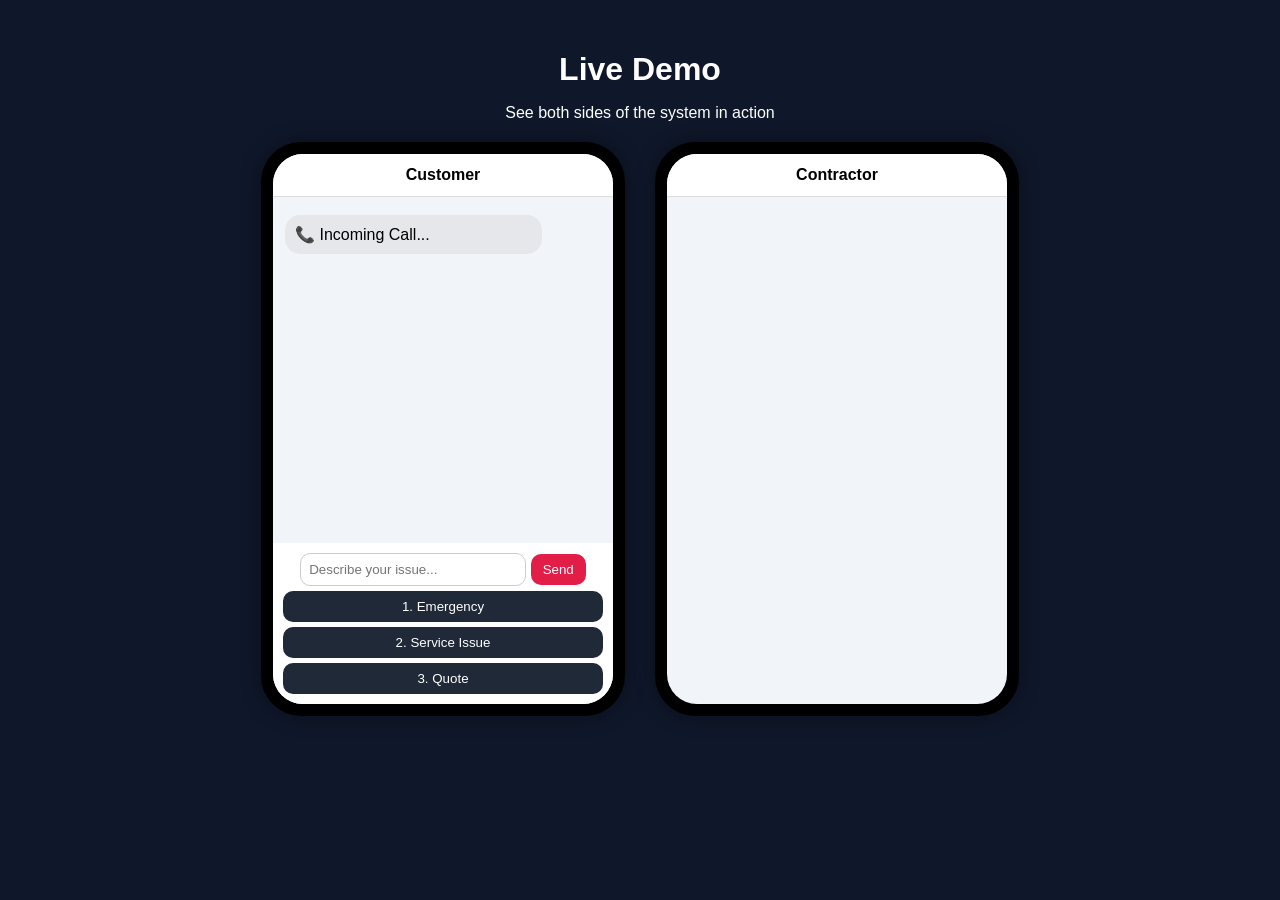
<file: demo.html>
<!DOCTYPE html>
<html>
<head>
  <title>Show Runner Demo | Code 3 Leads</title>
  <meta name="viewport" content="width=device-width, initial-scale=1.0">

  <style>
    body {
      margin: 0;
      padding: 30px 15px;
      font-family: -apple-system, BlinkMacSystemFont, sans-serif;
      background: #0f172a;
      color: white;
      text-align: center;
    }

    h1 {
      margin-bottom: 5px;
    }

    .container {
      display: flex;
      flex-wrap: wrap;
      justify-content: center;
      gap: 30px;
      margin-top: 20px;
    }

    .phone {
      width: 340px;
      background: black;
      border-radius: 40px;
      padding: 12px;
      box-shadow: 0 0 20px rgba(0,0,0,.4);
    }

    .screen {
      background: #f1f5f9;
      border-radius: 30px;
      height: 550px;
      display: flex;
      flex-direction: column;
      overflow: hidden;
    }

    .header {
      background: white;
      color: black;
      padding: 12px;
      font-weight: bold;
      border-bottom: 1px solid #ddd;
    }

    .messages {
      flex: 1;
      overflow-y: auto;
      padding: 12px;
    }

    .bubble {
      padding: 10px;
      border-radius: 15px;
      margin: 6px 0;
      max-width: 75%;
      text-align: left;
      white-space: pre-wrap;
    }

    .bot {
      background: #e5e7eb;
      color: black;
    }

    .user {
      background: #2563eb;
      color: white;
      margin-left: auto;
    }

    .input-area {
      background: white;
      padding: 10px;
    }

    .input-area input {
      width: 65%;
      padding: 8px;
      border-radius: 10px;
      border: 1px solid #ccc;
    }

    button {
      padding: 8px 12px;
      border-radius: 10px;
      border: none;
      cursor: pointer;
      background: #e11d48;
      color: white;
    }

    .options button {
      display: block;
      width: 100%;
      margin-top: 5px;
      background: #1f2937;
    }

  .lead-animation{
  position: fixed;
  left: 50%;
  top: 50%;
  transform: translate(-50%, -50%);
  background: #22c55e;
  color: white;
  padding: 20px 35px;
  border-radius: 12px;
  font-weight: bold;
  font-size: 60px;
  opacity: 0;
  z-index: 999;
  pointer-events: none;
}

.fly{
  animation: flyLead 3s ease forwards;
}

@keyframes flyLead {

  0%{
    opacity:1;
    transform:
      translate(-50%, -50%)
      translate(-350px, 120px)
      rotate(-10deg);
  }

  25%{
    opacity:1;
    transform:
      translate(-50%, -50%)
      translate(-150px, -80px)
      rotate(-5deg);
  }

  50%{
    opacity:1;
    transform:
      translate(-50%, -50%)
      translate(0px, -150px)
      rotate(0deg);
  }

  75%{
    opacity:1;
    transform:
      translate(-50%, -50%)
      translate(180px, -80px)
      rotate(5deg);
  }

  100%{
    opacity:0;
    transform:
      translate(-50%, -50%)
      translate(350px, 120px)
      rotate(10deg);
  }

}
  </style>
</head>

<body>

<h1>Live Demo</h1>
<p>See both sides of the system in action</p>

<div id="leadAnimation" class="lead-animation">
  🚁
</div>

<div class="container">

  <!-- CUSTOMER PHONE -->

  <div class="phone">
    <div class="screen">

      <div class="header">
        Customer
      </div>

      <div class="messages" id="chat"></div>

      <div class="input-area">

        <input id="input" placeholder="Describe your issue...">

        <button onclick="send()">
          Send
        </button>

        <div class="options" id="options">
          <button onclick="choose(1)">1. Emergency</button>
          <button onclick="choose(2)">2. Service Issue</button>
          <button onclick="choose(3)">3. Quote</button>
        </div>

      </div>

    </div>
  </div>

  <!-- CONTRACTOR PHONE -->

  <div class="phone">
    <div class="screen">

      <div class="header">
        Contractor
      </div>

      <div class="messages" id="contractorChat"></div>

    </div>
  </div>

</div>

<script>

let step = 0;
let selectedText = "";

window.onload = () => {

  bot("📞 Incoming Call...");

  setTimeout(() => {
    bot("❌ Missed Call");
  }, 1000);

  setTimeout(() => {
    bot(
      "Hey! Sorry we missed your call.\n\nWhat can we help you with?"
    );
  }, 2000);

};

function bot(text){

  let m = document.createElement("div");

  m.className = "bubble bot";

  m.innerText = text;

  chat.appendChild(m);

  chat.scrollTop = chat.scrollHeight;
}

function user(text){

  let m = document.createElement("div");

  m.className = "bubble user";

  m.innerText = text;

  chat.appendChild(m);

  chat.scrollTop = chat.scrollHeight;
}

function contractor(text){

  let m = document.createElement("div");

  m.className = "bubble bot";

  m.innerText = text;

  contractorChat.appendChild(m);

  contractorChat.scrollTop =
    contractorChat.scrollHeight;
}

function choose(option){

  if(option === 1){
    selectedText = "Emergency Service";
  }
  else if(option === 2){
    selectedText = "Service Issue";
  }
  else{
    selectedText = "Quote Request";
  }

  user(selectedText);

  document.getElementById("options").style.display =
    "none";

  setTimeout(() => {

    bot(
      "Please briefly describe the issue and include the address."
    );

    step = 1;

  }, 500);
}

function send(){

  let val =
    document.getElementById("input").value.trim();

  if(!val) return;

  if(step === 0){

    if(val === "1" || val === "2" || val === "3"){

      choose(parseInt(val));

      document.getElementById("input").value = "";

      return;
    }
  }

  user(val);

  document.getElementById("input").value = "";

  if(step === 1){

    let phoneInput = "(443) 555-1234";

    bot("⏳ Sending to contractor...");

    let flyer =
  document.getElementById("leadAnimation");

flyer.classList.remove("fly");

void flyer.offsetWidth;

flyer.classList.add("fly");

  setTimeout(() => {

  document
    .querySelectorAll(".phone")[1]
    .classList.add("phone-alert");

  setTimeout(() => {

    document
      .querySelectorAll(".phone")[1]
      .classList.add("phone-alert"); 

  }, 700);

  contractor(
  `📋 Lead Delivered

Phone:
${phoneInput}

Service:
${selectedText}

Issue:
${val}`
);

  bot("✅ Request submitted successfully.");

}, 3500);
  }
} 

</script>

</body>
</html>
</file>
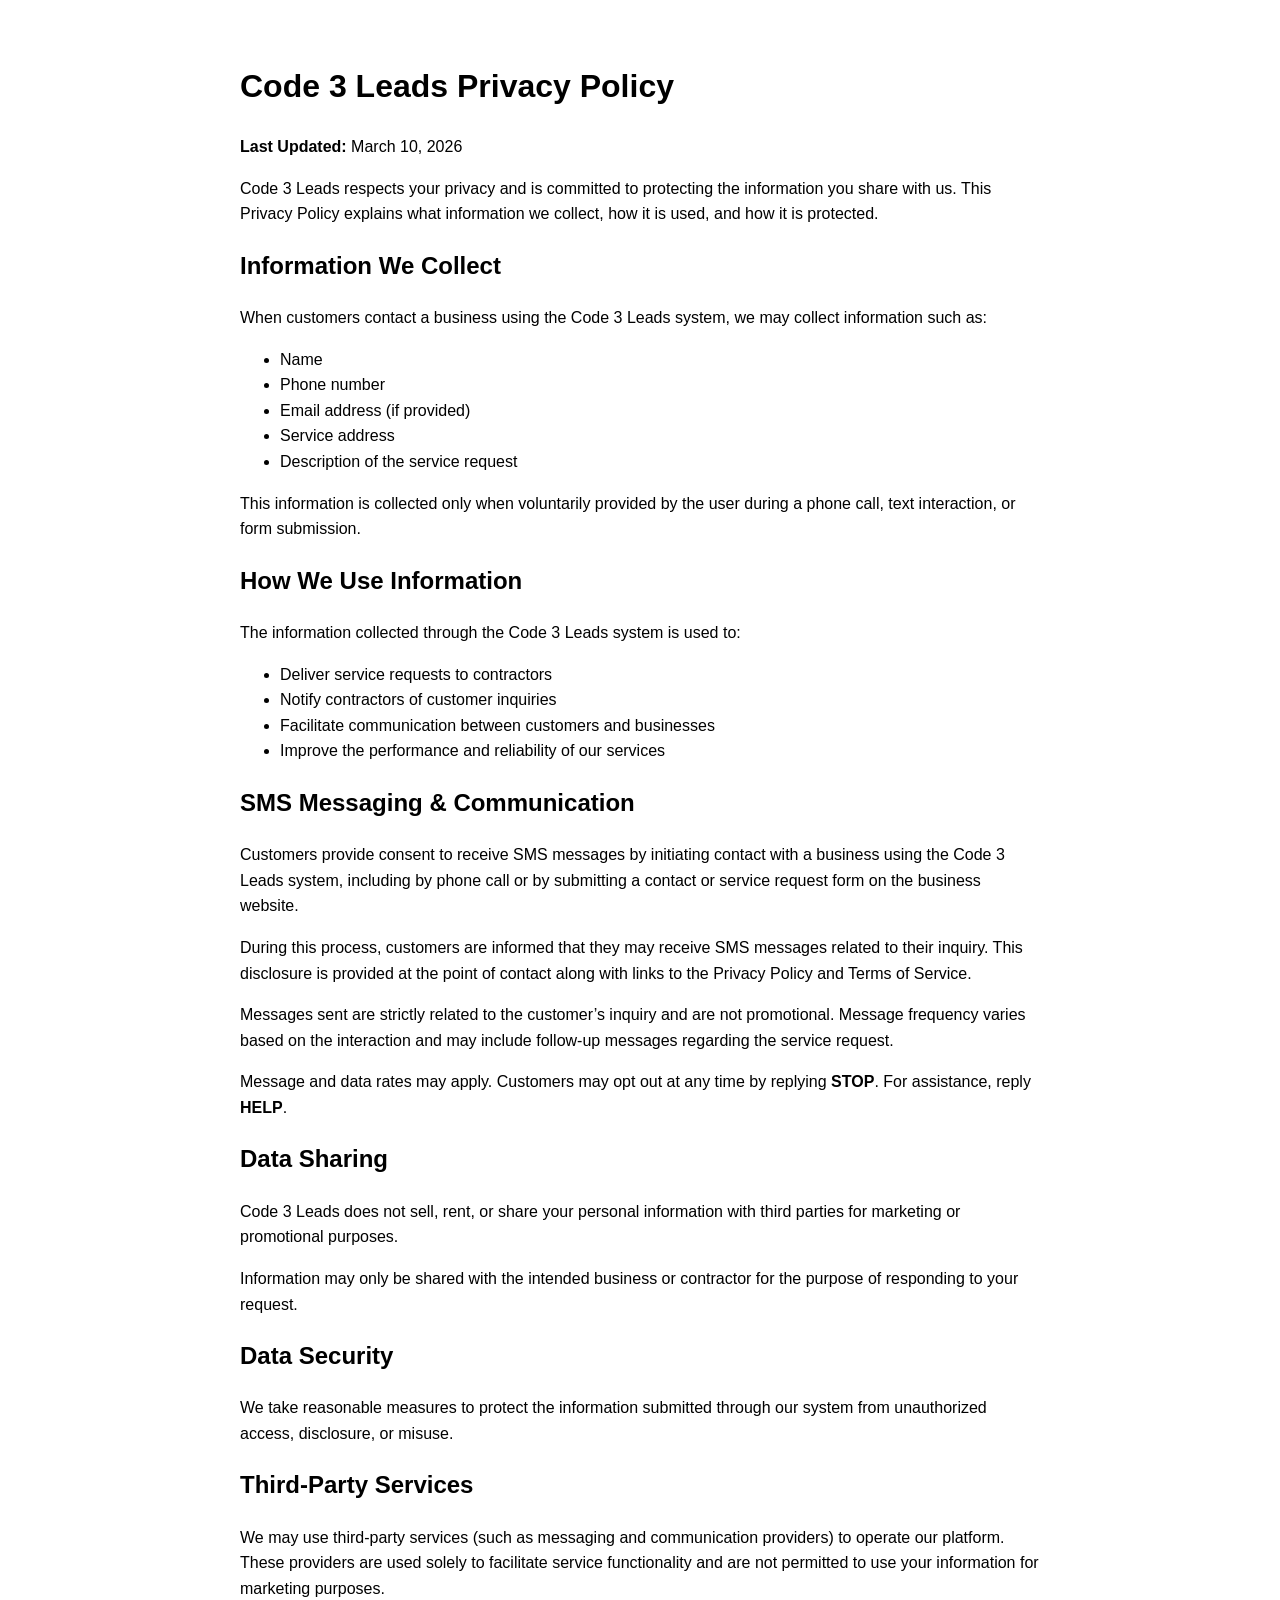
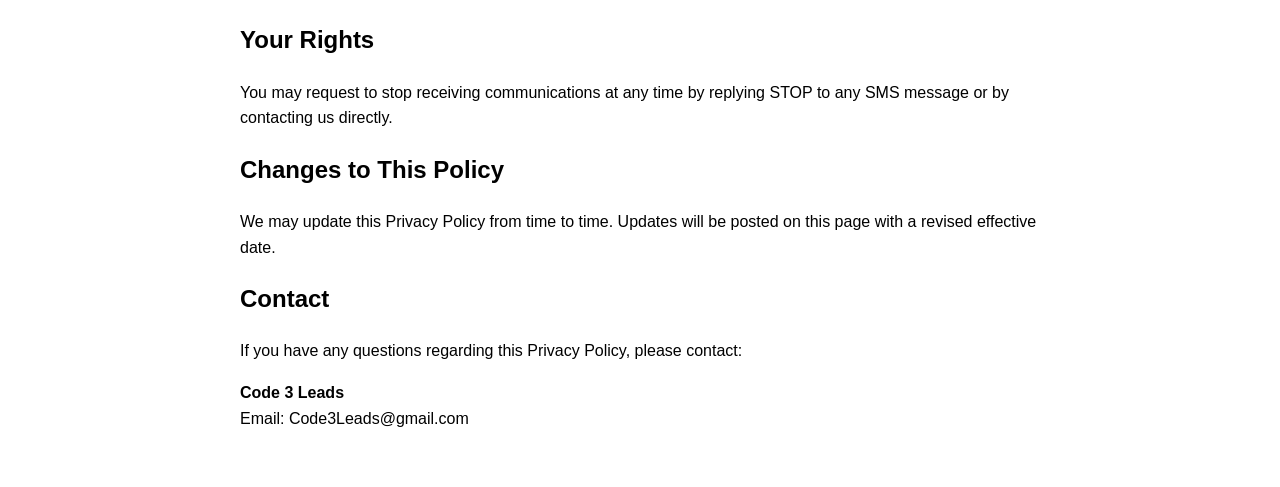
<file: privacy-policy.html>
<!DOCTYPE html>
<html>
<head>
<title>Privacy Policy - Code 3 Leads</title>
<meta name="viewport" content="width=device-width, initial-scale=1.0">
</head>

<body style="font-family:Arial; padding:40px; max-width:800px; margin:auto; line-height:1.6;">

<h1>Code 3 Leads Privacy Policy</h1>
<p><strong>Last Updated:</strong> March 10, 2026</p>

<p>
Code 3 Leads respects your privacy and is committed to protecting the information you share with us. This Privacy Policy explains what information we collect, how it is used, and how it is protected.
</p>

<h2>Information We Collect</h2>
<p>
When customers contact a business using the Code 3 Leads system, we may collect information such as:
</p>

<ul>
<li>Name</li>
<li>Phone number</li>
<li>Email address (if provided)</li>
<li>Service address</li>
<li>Description of the service request</li>
</ul>

<p>
This information is collected only when voluntarily provided by the user during a phone call, text interaction, or form submission.
</p>

<h2>How We Use Information</h2>
<p>
The information collected through the Code 3 Leads system is used to:
</p>

<ul>
<li>Deliver service requests to contractors</li>
<li>Notify contractors of customer inquiries</li>
<li>Facilitate communication between customers and businesses</li>
<li>Improve the performance and reliability of our services</li>
</ul>

<h2>SMS Messaging & Communication</h2>
<p>
Customers provide consent to receive SMS messages by initiating contact with a business using the Code 3 Leads system, including by phone call or by submitting a contact or service request form on the business website.
</p>

<p>
During this process, customers are informed that they may receive SMS messages related to their inquiry. This disclosure is provided at the point of contact along with links to the Privacy Policy and Terms of Service.
</p>

<p>
Messages sent are strictly related to the customer’s inquiry and are not promotional. Message frequency varies based on the interaction and may include follow-up messages regarding the service request.
</p>

<p>
Message and data rates may apply. Customers may opt out at any time by replying <strong>STOP</strong>. For assistance, reply <strong>HELP</strong>.
</p>
  
<h2>Data Sharing</h2>
<p>
Code 3 Leads does not sell, rent, or share your personal information with third parties for marketing or promotional purposes.
</p>

<p>
Information may only be shared with the intended business or contractor for the purpose of responding to your request.
</p>

<h2>Data Security</h2>
<p>
We take reasonable measures to protect the information submitted through our system from unauthorized access, disclosure, or misuse.
</p>

<h2>Third-Party Services</h2>
<p>
We may use third-party services (such as messaging and communication providers) to operate our platform. These providers are used solely to facilitate service functionality and are not permitted to use your information for marketing purposes.
</p>

<h2>Your Rights</h2>
<p>
You may request to stop receiving communications at any time by replying STOP to any SMS message or by contacting us directly.
</p>

<h2>Changes to This Policy</h2>
<p>
We may update this Privacy Policy from time to time. Updates will be posted on this page with a revised effective date.
</p>

<h2>Contact</h2>
<p>
If you have any questions regarding this Privacy Policy, please contact:
</p>

<p>
<strong>Code 3 Leads</strong><br>
Email: Code3Leads@gmail.com
</p>
  
</body>
</html>
</file>
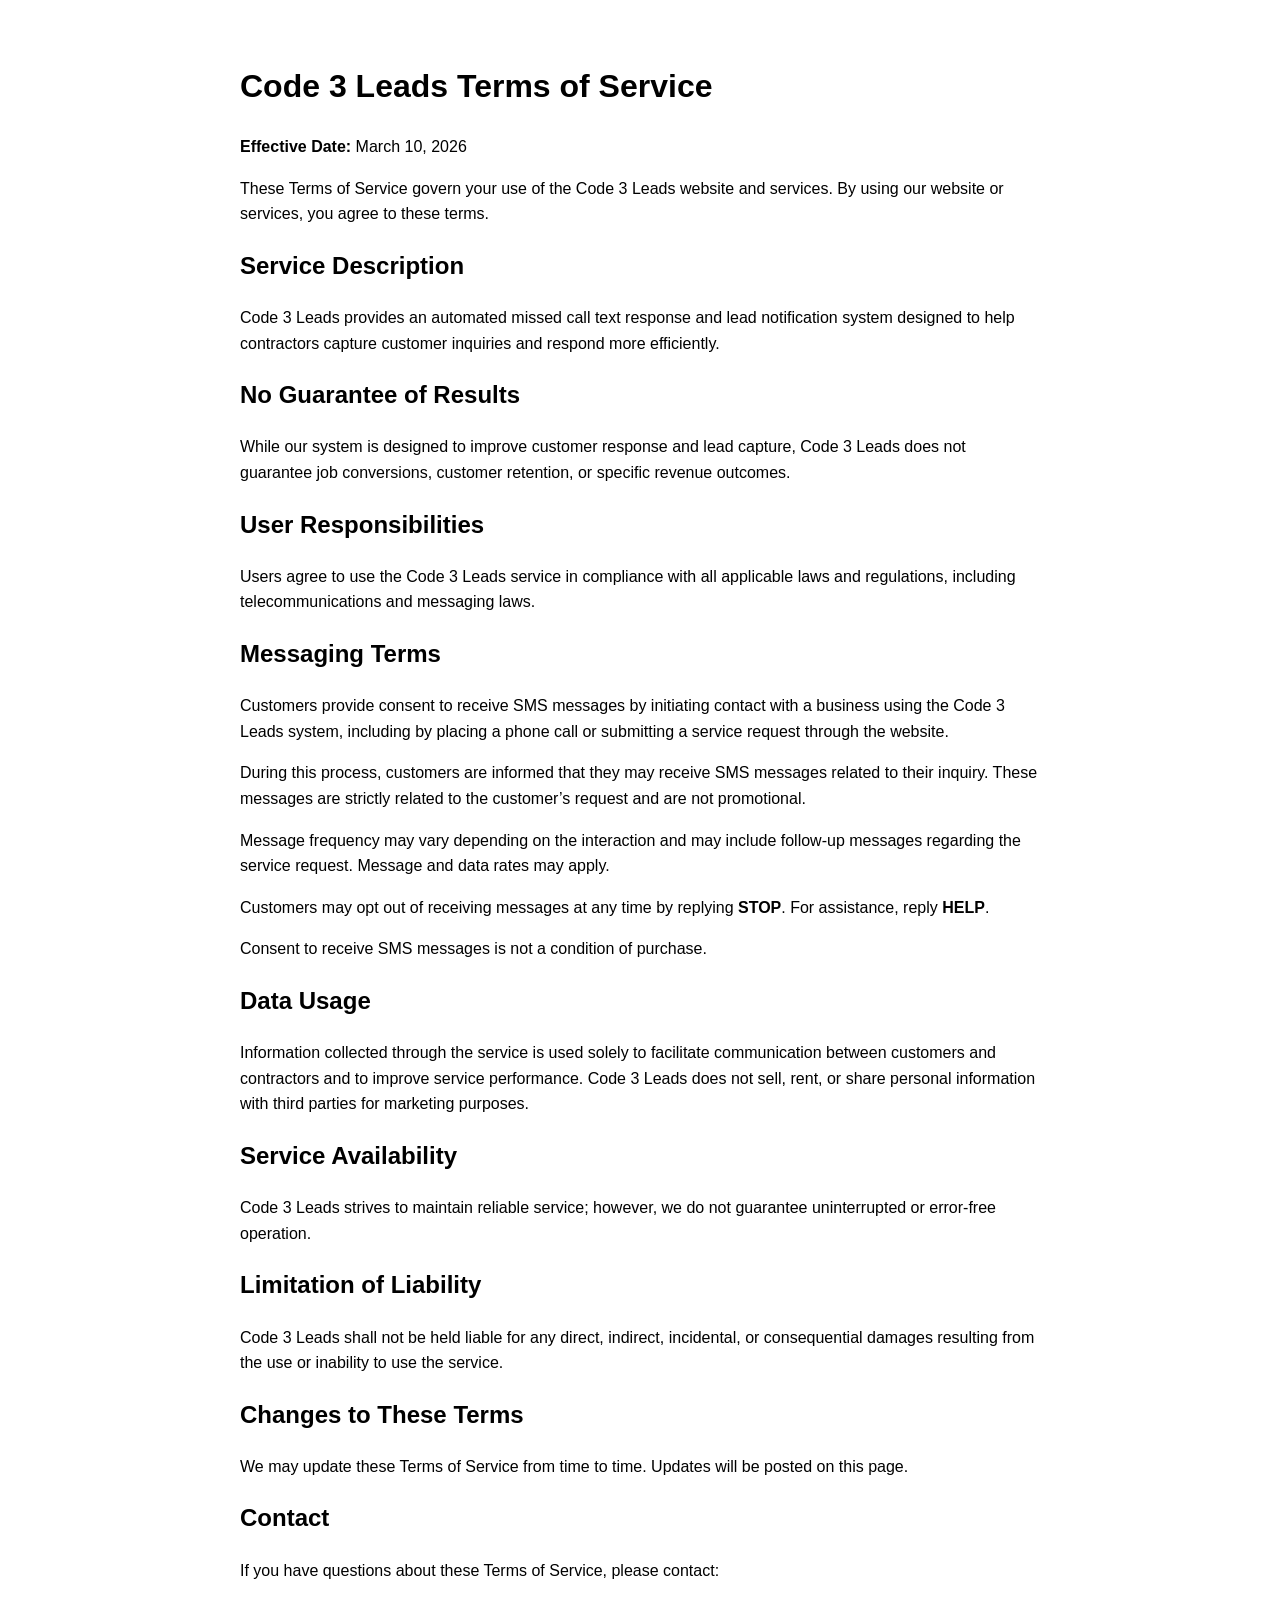
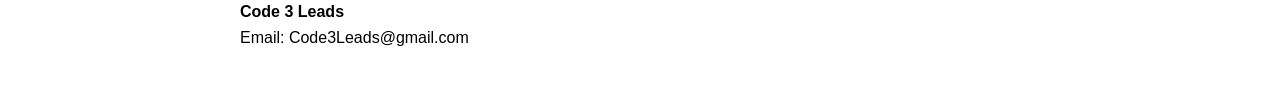
<file: terms.html>
<!DOCTYPE html>
<html>
<head>
<title>Terms of Service - Code 3 Leads</title>
<meta name="viewport" content="width=device-width, initial-scale=1.0">
</head>

<body style="font-family:Arial; padding:40px; max-width:800px; margin:auto; line-height:1.6;">

<h1>Code 3 Leads Terms of Service</h1>
<p><strong>Effective Date:</strong> March 10, 2026</p>

<p>
These Terms of Service govern your use of the Code 3 Leads website and services. By using our website or services, you agree to these terms.
</p>

<h2>Service Description</h2>
<p>
Code 3 Leads provides an automated missed call text response and lead notification system designed to help contractors capture customer inquiries and respond more efficiently.
</p>

<h2>No Guarantee of Results</h2>
<p>
While our system is designed to improve customer response and lead capture, Code 3 Leads does not guarantee job conversions, customer retention, or specific revenue outcomes.
</p>

<h2>User Responsibilities</h2>
<p>
Users agree to use the Code 3 Leads service in compliance with all applicable laws and regulations, including telecommunications and messaging laws.
</p>

<h2>Messaging Terms</h2>

<p>
Customers provide consent to receive SMS messages by initiating contact with a business using the Code 3 Leads system, including by placing a phone call or submitting a service request through the website.
</p>

<p>
During this process, customers are informed that they may receive SMS messages related to their inquiry. These messages are strictly related to the customer’s request and are not promotional.
</p>

<p>
Message frequency may vary depending on the interaction and may include follow-up messages regarding the service request. Message and data rates may apply.
</p>

<p>
Customers may opt out of receiving messages at any time by replying <strong>STOP</strong>. For assistance, reply <strong>HELP</strong>.
</p>

<p>
Consent to receive SMS messages is not a condition of purchase.
</p>

<h2>Data Usage</h2>
<p>
Information collected through the service is used solely to facilitate communication between customers and contractors and to improve service performance. Code 3 Leads does not sell, rent, or share personal information with third parties for marketing purposes.
</p>

<h2>Service Availability</h2>
<p>
Code 3 Leads strives to maintain reliable service; however, we do not guarantee uninterrupted or error-free operation.
</p>

<h2>Limitation of Liability</h2>
<p>
Code 3 Leads shall not be held liable for any direct, indirect, incidental, or consequential damages resulting from the use or inability to use the service.
</p>

<h2>Changes to These Terms</h2>
<p>
We may update these Terms of Service from time to time. Updates will be posted on this page.
</p>

<h2>Contact</h2>
<p>
If you have questions about these Terms of Service, please contact:
</p>

<p>
<strong>Code 3 Leads</strong><br>
Email: Code3Leads@gmail.com
</p>

</body>
</html>
</file>
